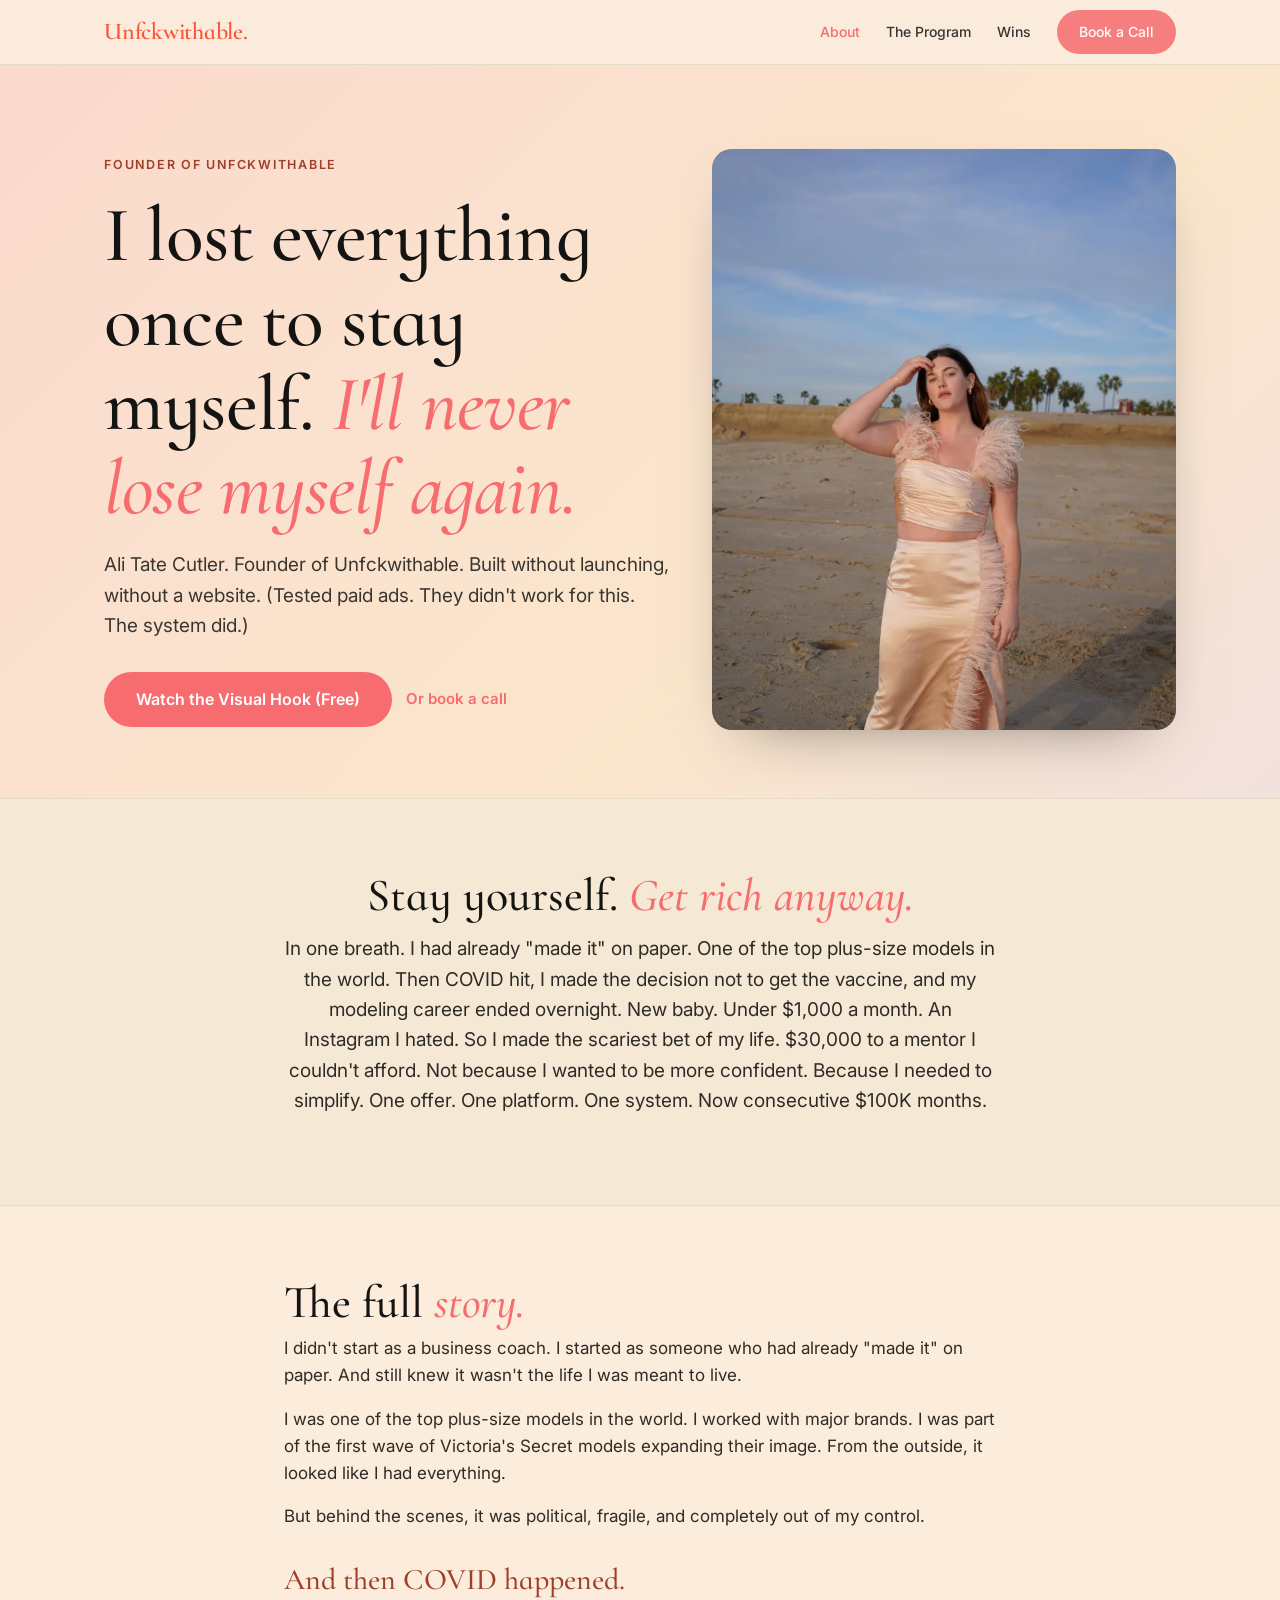
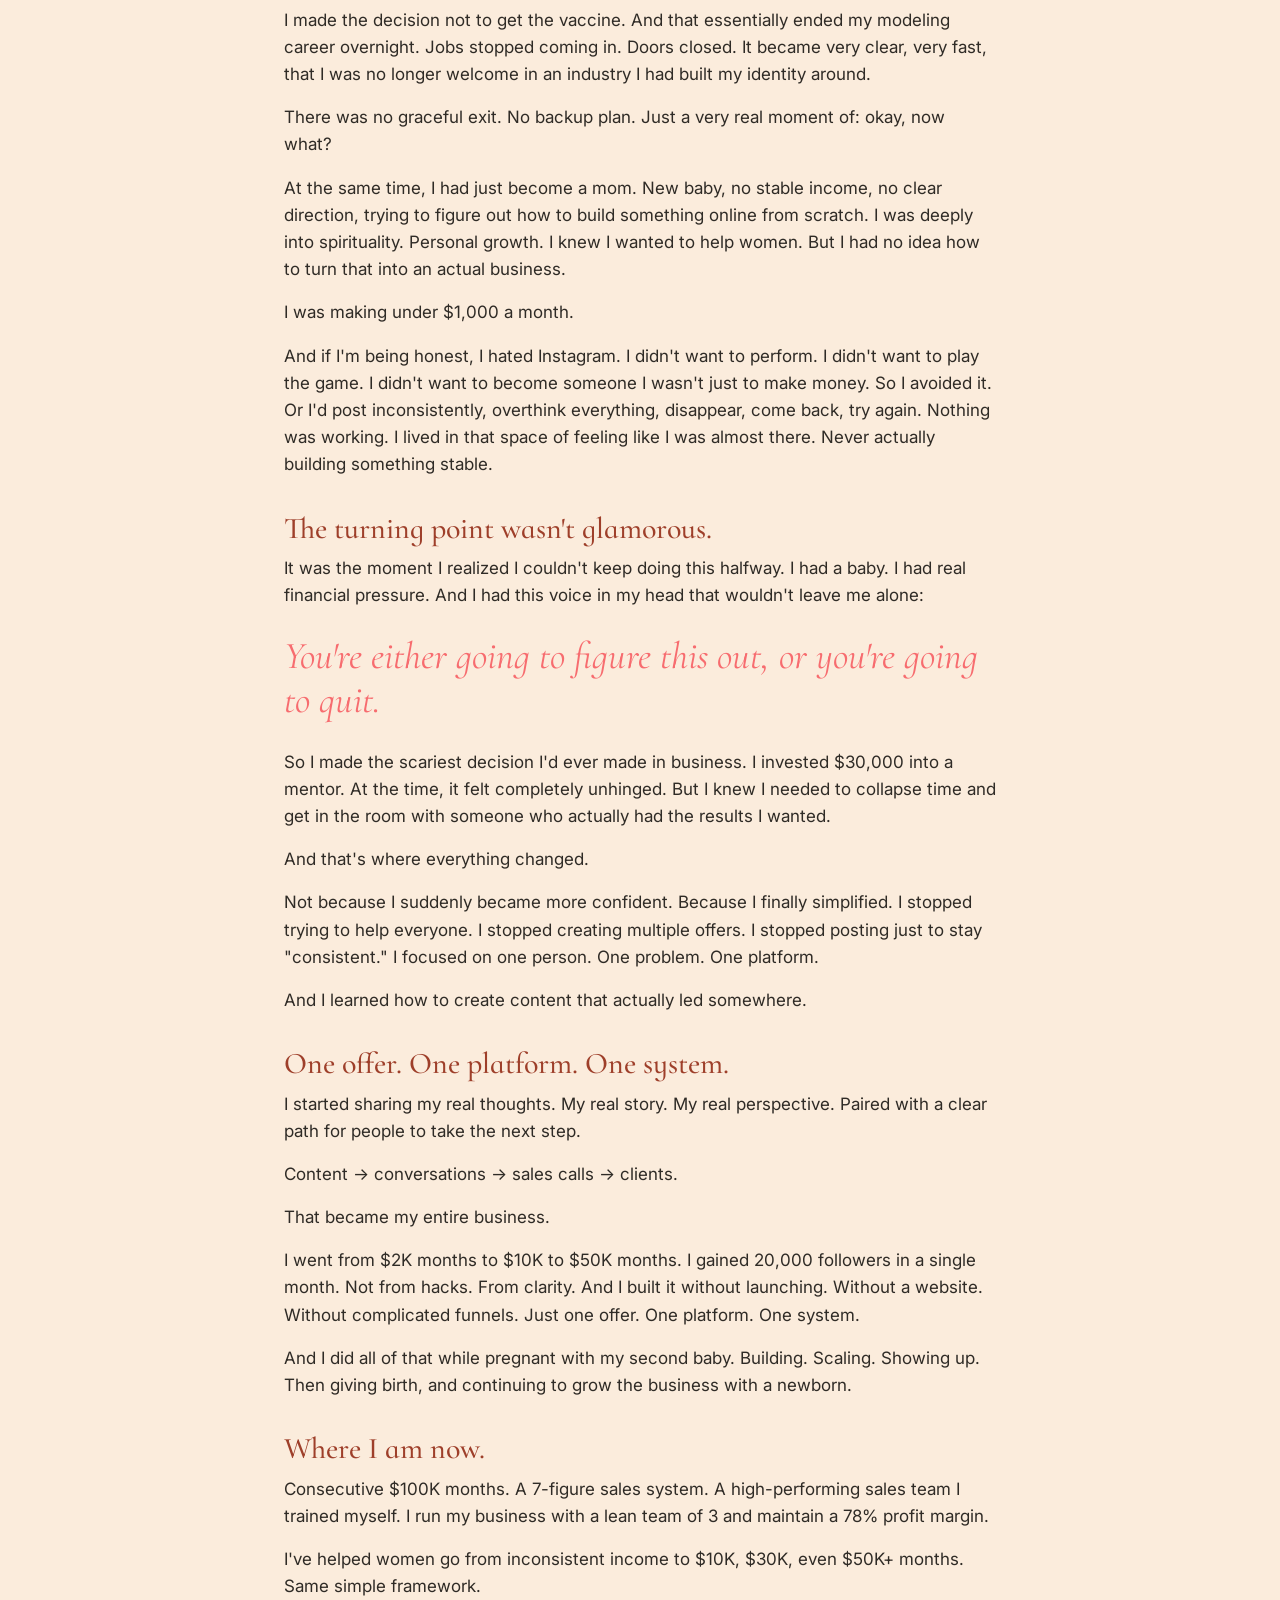
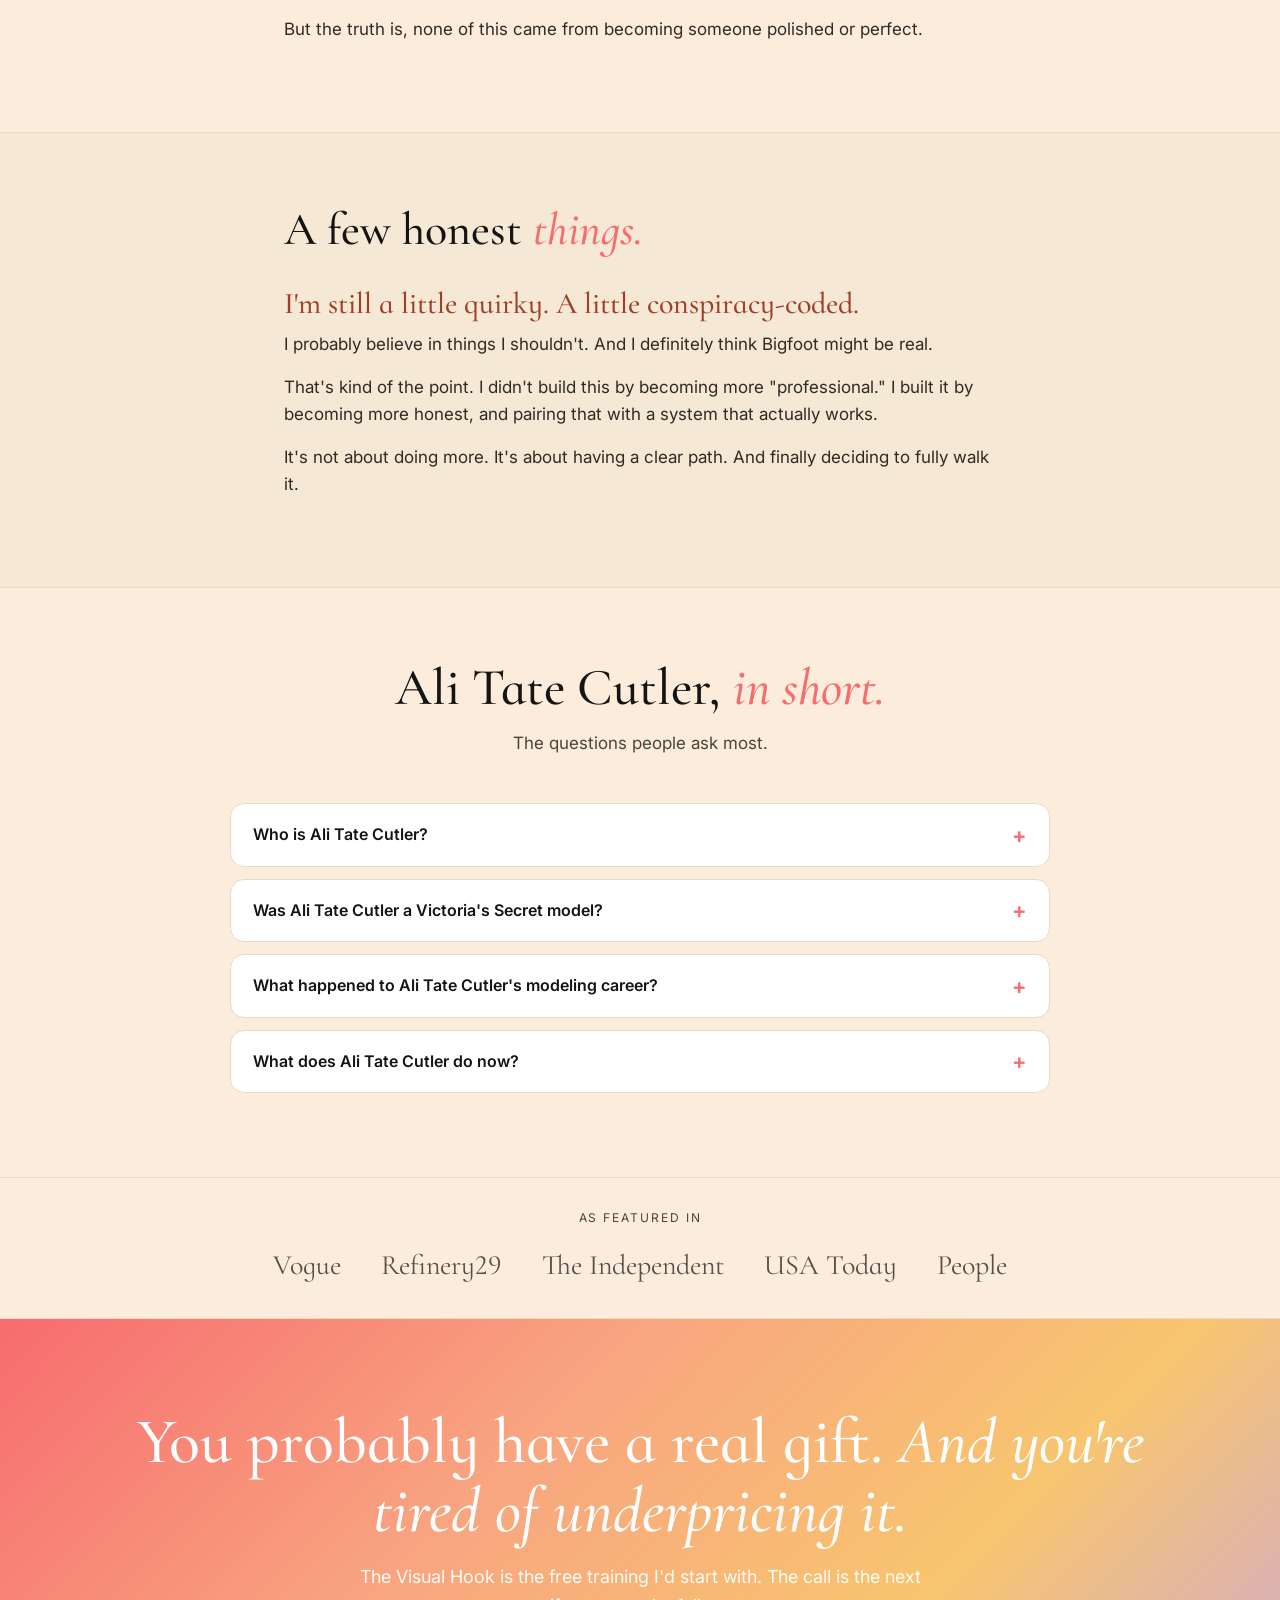
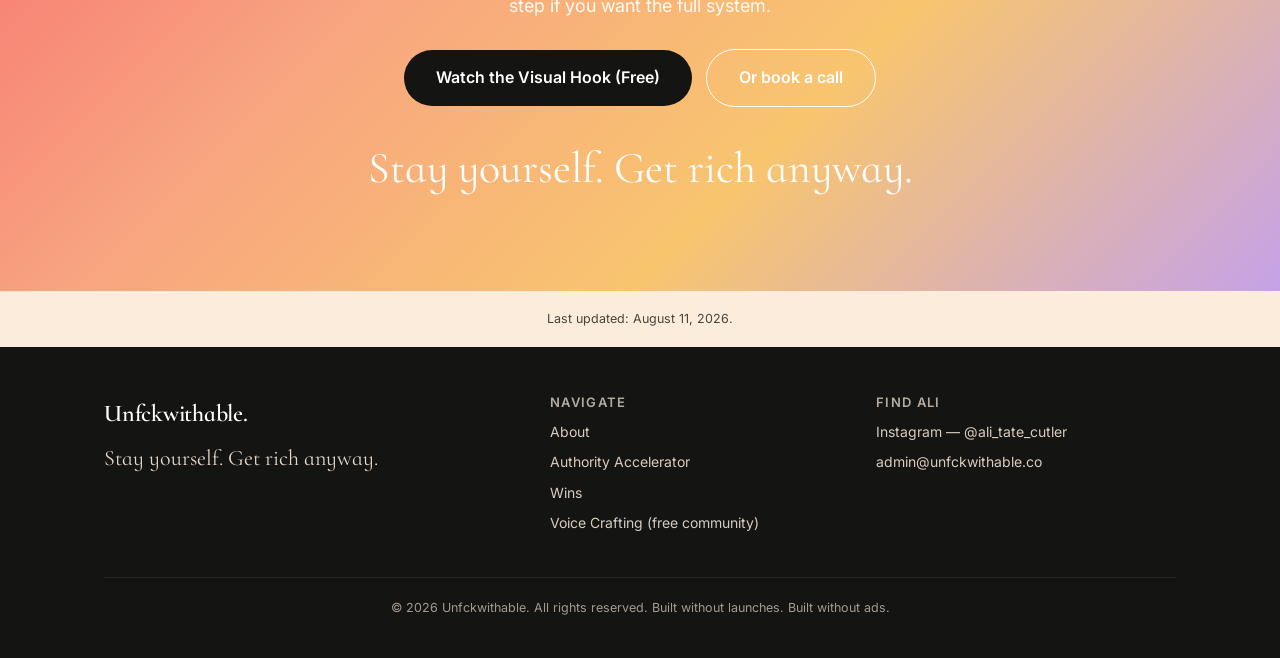
<file: about.html>
<!DOCTYPE html>
<html lang="en">
<head>
<meta charset="utf-8">
<meta name="viewport" content="width=device-width, initial-scale=1">
<title>About Ali Tate Cutler. Instagram Business Coach for Women. | Unfckwithable.</title>
<meta name="description" content="From top plus-size model to single mom under $1K a month to consecutive $100K months. The story of Unfckwithable, by Ali Tate Cutler.">
<link rel="canonical" href="https://unfckwithable.co/about">
<meta name="robots" content="index, follow, max-image-preview:large">
<meta property="og:type" content="profile">
<meta property="og:site_name" content="Unfckwithable.">
<meta property="og:title" content="About Ali Tate Cutler. Instagram Business Coach for Women.">
<meta property="og:description" content="From top plus-size model to single mom under $1K a month to consecutive $100K months. The story of Unfckwithable.">
<meta property="og:url" content="https://unfckwithable.co/about">
<meta property="og:image" content="https://unfckwithable.co/og/about.jpg">
<meta name="twitter:card" content="summary_large_image">
<link rel="preconnect" href="https://fonts.googleapis.com">
<link rel="preconnect" href="https://fonts.gstatic.com" crossorigin>
<link href="https://fonts.googleapis.com/css2?family=Cormorant+Infant:ital,wght@0,400;0,500;0,600;1,400;1,500&family=Inter:wght@400;500;600;700&display=swap" rel="stylesheet">
<link rel="stylesheet" href="/styles.css">
<script type="application/ld+json">
{
  "@context":"https://schema.org",
  "@graph":[
    {"@type":"Organization","@id":"https://unfckwithable.co/#organization","name":"Unfckwithable.","url":"https://unfckwithable.co","sameAs":["https://instagram.com/ali_tate_cutler"]},
    {"@type":"Person","@id":"https://unfckwithable.co/about#ali","name":"Ali Tate Cutler","alternateName":["Ali Tate","Ali Cutler"],"jobTitle":"Instagram Business Coach, Founder of Unfckwithable","worksFor":{"@id":"https://unfckwithable.co/#organization"},"description":"Former top plus-size model turned Instagram business coach. Part of the first wave of Victoria's Secret models expanding their image. Built a 7-figure business to consecutive $100K months without paid ads or launches. Featured in Vogue, Refinery29, The Independent, USA Today, and People.","knowsAbout":["Instagram marketing","content marketing","women entrepreneurship","organic lead generation","personal branding","plus-size modeling"],"sameAs":["https://instagram.com/ali_tate_cutler"]},
    {"@type":"AboutPage","url":"https://unfckwithable.co/about","name":"About Ali Tate Cutler","mainEntity":{"@id":"https://unfckwithable.co/about#ali"},"dateModified":"2026-08-11"},
    {"@type":"FAQPage","mainEntity":[
      {"@type":"Question","name":"Who is Ali Tate Cutler?","acceptedAnswer":{"@type":"Answer","text":"Ali Tate Cutler is a former top plus-size model turned Instagram business coach, and the founder of Unfckwithable. She was part of the first wave of Victoria's Secret models expanding their image, then rebuilt online from under $1,000 a month to consecutive $100K months without paid ads or launches. She has 274,000 women on Instagram and has been featured in Vogue, Refinery29, The Independent, USA Today, and People."}},
      {"@type":"Question","name":"Was Ali Tate Cutler a Victoria's Secret model?","acceptedAnswer":{"@type":"Answer","text":"Yes. Ali Tate Cutler was one of the top plus-size models in the world and part of the first wave of Victoria's Secret models expanding their image. She worked with major brands before moving into business coaching."}},
      {"@type":"Question","name":"What happened to Ali Tate Cutler's modeling career?","acceptedAnswer":{"@type":"Answer","text":"Ali made the decision not to get the COVID vaccine, and her modeling career ended overnight. With a new baby and making under $1,000 a month, she rebuilt online, built a 7-figure business, and now runs Unfckwithable."}},
      {"@type":"Question","name":"What does Ali Tate Cutler do now?","acceptedAnswer":{"@type":"Answer","text":"Ali Tate Cutler is the founder of Unfckwithable, an Instagram-led business school for women. She teaches women to get clients from content without launches or paid ads, and runs the Authority Accelerator coaching program. She now hits consecutive $100K months with a lean team of three."}}
    ]}
  ]
}
</script>
</head>
<body>

<nav class="site">
  <div class="nav-in">
    <a href="/" class="mark">Unfckwithable.</a>
    <button class="navtoggle" aria-label="Menu">&#9776;</button>
    <div class="nav-links">
      <a href="/about" class="here">About</a>
      <a href="/authority-accelerator">The Program</a>
      <a href="/wins">Wins</a>
      <a href="https://api.leadconnectorhq.com/widget/bookings/alexandra-discovery-45min" class="btn nav-cta">Book a Call</a>
    </div>
  </div>
</nav>

<header class="hero">
  <div class="wrap">
    <div class="hero-grid">
      <div>
        <span class="eyebrow">Founder of Unfckwithable</span>
        <h1>I lost everything once to stay myself. <span class="accent">I'll never lose myself again.</span></h1>
        <p class="sub">Ali Tate Cutler. Founder of Unfckwithable. Built without launching, without a website. (Tested paid ads. They didn't work for this. The system did.)</p>
        <div class="hero-cta">
          <a href="https://www.skool.com/voicecrafting-3564/about" class="btn btn-lg">Watch the Visual Hook (Free)</a>
          <a href="https://api.leadconnectorhq.com/widget/bookings/alexandra-discovery-45min" class="textlink">Or book a call</a>
        </div>
      </div>
      <div class="portrait">
        <img src="/ali-about.webp" alt="Ali Tate Cutler in a peach silk feathered set on Venice Beach">
        <div class="ph"><span>Ali Tate Cutler</span></div>
      </div>
    </div>
  </div>
</header>

<section class="bone">
  <div class="narrow prose center">
    <h2>Stay yourself. <span class="accent">Get rich anyway.</span></h2>
    <p class="lead" style="margin-top:14px">In one breath. I had already "made it" on paper. One of the top plus-size models in the world. Then COVID hit, I made the decision not to get the vaccine, and my modeling career ended overnight. New baby. Under $1,000 a month. An Instagram I hated. So I made the scariest bet of my life. $30,000 to a mentor I couldn't afford. Not because I wanted to be more confident. Because I needed to simplify. One offer. One platform. One system. Now consecutive $100K months.</p>
  </div>
</section>

<section>
  <div class="narrow prose">
    <h2>The full <span class="accent">story.</span></h2>
    <p>I didn't start as a business coach. I started as someone who had already "made it" on paper. And still knew it wasn't the life I was meant to live.</p>
    <p>I was one of the top plus-size models in the world. I worked with major brands. I was part of the first wave of Victoria's Secret models expanding their image. From the outside, it looked like I had everything.</p>
    <p>But behind the scenes, it was political, fragile, and completely out of my control.</p>

    <h3>And then COVID happened.</h3>
    <p>I made the decision not to get the vaccine. And that essentially ended my modeling career overnight. Jobs stopped coming in. Doors closed. It became very clear, very fast, that I was no longer welcome in an industry I had built my identity around.</p>
    <p>There was no graceful exit. No backup plan. Just a very real moment of: okay, now what?</p>
    <p>At the same time, I had just become a mom. New baby, no stable income, no clear direction, trying to figure out how to build something online from scratch. I was deeply into spirituality. Personal growth. I knew I wanted to help women. But I had no idea how to turn that into an actual business.</p>
    <p>I was making under $1,000 a month.</p>
    <p>And if I'm being honest, I hated Instagram. I didn't want to perform. I didn't want to play the game. I didn't want to become someone I wasn't just to make money. So I avoided it. Or I'd post inconsistently, overthink everything, disappear, come back, try again. Nothing was working. I lived in that space of feeling like I was almost there. Never actually building something stable.</p>

    <h3>The turning point wasn't glamorous.</h3>
    <p>It was the moment I realized I couldn't keep doing this halfway. I had a baby. I had real financial pressure. And I had this voice in my head that wouldn't leave me alone:</p>
    <p class="pull">You're either going to figure this out, or you're going to quit.</p>
    <p>So I made the scariest decision I'd ever made in business. I invested $30,000 into a mentor. At the time, it felt completely unhinged. But I knew I needed to collapse time and get in the room with someone who actually had the results I wanted.</p>
    <p>And that's where everything changed.</p>
    <p>Not because I suddenly became more confident. Because I finally simplified. I stopped trying to help everyone. I stopped creating multiple offers. I stopped posting just to stay "consistent." I focused on one person. One problem. One platform.</p>
    <p>And I learned how to create content that actually led somewhere.</p>

    <h3>One offer. One platform. One system.</h3>
    <p>I started sharing my real thoughts. My real story. My real perspective. Paired with a clear path for people to take the next step.</p>
    <p>Content &rarr; conversations &rarr; sales calls &rarr; clients.</p>
    <p>That became my entire business.</p>
    <p>I went from $2K months to $10K to $50K months. I gained 20,000 followers in a single month. Not from hacks. From clarity. And I built it without launching. Without a website. Without complicated funnels. Just one offer. One platform. One system.</p>
    <p>And I did all of that while pregnant with my second baby. Building. Scaling. Showing up. Then giving birth, and continuing to grow the business with a newborn.</p>

    <h3>Where I am now.</h3>
    <p>Consecutive $100K months. A 7-figure sales system. A high-performing sales team I trained myself. I run my business with a lean team of 3 and maintain a 78% profit margin.</p>
    <p>I've helped women go from inconsistent income to $10K, $30K, even $50K+ months. Same simple framework.</p>
    <p>But the truth is, none of this came from becoming someone polished or perfect.</p>
  </div>
</section>

<section class="bone">
  <div class="narrow prose">
    <h2>A few honest <span class="accent">things.</span></h2>
    <h3>I'm still a little quirky. A little conspiracy-coded.</h3>
    <p>I probably believe in things I shouldn't. And I definitely think Bigfoot might be real.</p>
    <p>That's kind of the point. I didn't build this by becoming more "professional." I built it by becoming more honest, and pairing that with a system that actually works.</p>
    <p>It's not about doing more. It's about having a clear path. And finally deciding to fully walk it.</p>
  </div>
</section>

<section>
  <div class="wrap">
    <div class="sec-head"><h2>Ali Tate Cutler, <span class="accent">in short.</span></h2><p>The questions people ask most.</p></div>
    <div class="faq">
      <details><summary>Who is Ali Tate Cutler?</summary><div class="fa">Ali Tate Cutler is a former top plus-size model turned Instagram business coach, and the founder of Unfckwithable. She was part of the first wave of Victoria's Secret models expanding their image, then rebuilt online from under $1,000 a month to consecutive $100K months without paid ads or launches. She has 274,000 women on Instagram and has been featured in Vogue, Refinery29, The Independent, USA Today, and People.</div></details>
      <details><summary>Was Ali Tate Cutler a Victoria's Secret model?</summary><div class="fa">Yes. Ali was one of the top plus-size models in the world and part of the first wave of Victoria's Secret models expanding their image. She worked with major brands before moving into business coaching.</div></details>
      <details><summary>What happened to Ali Tate Cutler's modeling career?</summary><div class="fa">Ali made the decision not to get the COVID vaccine, and her modeling career ended overnight. With a new baby and making under $1,000 a month, she rebuilt online, built a 7-figure business, and now runs Unfckwithable.</div></details>
      <details><summary>What does Ali Tate Cutler do now?</summary><div class="fa">She is the founder of Unfckwithable, an Instagram-led business school for women. She teaches women to get clients from content without launches or paid ads, and runs the Authority Accelerator coaching program. She now hits consecutive $100K months with a lean team of three.</div></details>
    </div>
  </div>
</section>

<div class="press">
  <div class="wrap">
    <div class="label">As featured in</div>
    <div class="press-logos"><span>Vogue</span><span>Refinery29</span><span>The Independent</span><span>USA Today</span><span>People</span></div>
  </div>
</div>

<div class="final">
  <div class="wrap">
    <h2>You probably have a real gift. <span style="font-style:italic">And you're tired of underpricing it.</span></h2>
    <p>The Visual Hook is the free training I'd start with. The call is the next step if you want the full system.</p>
    <div class="hero-cta">
      <a href="https://www.skool.com/voicecrafting-3564/about" class="btn btn-lg btn-dark">Watch the Visual Hook (Free)</a>
      <a href="https://api.leadconnectorhq.com/widget/bookings/alexandra-discovery-45min" class="btn btn-lg btn-ghost">Or book a call</a>
    </div>
    <div class="tagline">Stay yourself. Get rich anyway.</div>
  </div>
</div>

<div class="updated">Last updated: August 11, 2026.</div>

<footer class="site">
  <div class="wrap">
    <div class="fgrid">
      <div><div class="mark">Unfckwithable.</div><div class="ftag">Stay yourself. Get rich anyway.</div></div>
      <div><h4>Navigate</h4><a href="/about">About</a><a href="/authority-accelerator">Authority Accelerator</a><a href="/wins">Wins</a><a href="https://www.skool.com/voicecrafting-3564/about">Voice Crafting (free community)</a></div>
      <div><h4>Find Ali</h4><a href="https://instagram.com/ali_tate_cutler">Instagram &mdash; @ali_tate_cutler</a><a href="mailto:admin@unfckwithable.co">admin@unfckwithable.co</a></div>
    </div>
    <div class="fbar">&copy; 2026 Unfckwithable. All rights reserved. Built without launches. Built without ads.</div>
  </div>
</footer>

<script src="/script.js"></script>
</body>
</html>
</file>
<file: styles.css>
/* ============================================================
   Unfckwithable. — shared site styles
   Palette v2 (gradient sunset). Cormorant Infant + Inter.
   ============================================================ */
:root{
  --coral:#F76C6F; --peach:#F8A580; --sunset:#F8C56F; --lavender:#C5A2E8;
  --plum:#7E4F7B; --cream:#FBECDC; --ink:#141413; --terracotta:#9E3F2A;
  --bone:#F5E8D4; --edge:#E5DCC8; --poppy:#FA5537;
  --grad:linear-gradient(135deg,#F76C6F 0%,#F8A580 35%,#F8C56F 65%,#C5A2E8 100%);
  --muted:#4a443d;
}
*{box-sizing:border-box;margin:0;padding:0}
html{scroll-behavior:smooth}
body{font-family:'Inter',system-ui,-apple-system,sans-serif;background:var(--cream);color:var(--ink);line-height:1.6;-webkit-font-smoothing:antialiased}
h1,h2,h3,h4,.serif{font-family:'Cormorant Infant',Georgia,serif;font-weight:500;line-height:1.08}
a{color:inherit}
img{max-width:100%;display:block}
.wrap{max-width:1120px;margin:0 auto;padding:0 24px}
.narrow{max-width:760px;margin:0 auto;padding:0 24px}
.accent{font-style:italic;color:var(--coral)}
.center{text-align:center}

/* NAV */
nav.site{position:sticky;top:0;z-index:50;background:rgba(251,236,220,.9);backdrop-filter:blur(10px);border-bottom:1px solid var(--edge)}
.nav-in{display:flex;align-items:center;justify-content:space-between;height:64px;max-width:1120px;margin:0 auto;padding:0 24px}
.mark{font-family:'Cormorant Infant',serif;font-size:24px;font-weight:600;color:var(--poppy);letter-spacing:-.01em;text-decoration:none}
.nav-links{display:flex;gap:26px;align-items:center}
.nav-links a{font-size:14px;font-weight:500;text-decoration:none;opacity:.85}
.nav-links a:hover{opacity:1;color:var(--coral)}
.nav-links a.here{color:var(--coral);opacity:1}
.btn{display:inline-block;background:var(--coral);color:#fff;font-weight:600;font-size:14px;padding:11px 22px;border-radius:999px;text-decoration:none;transition:background .2s,transform .2s;cursor:pointer;border:0}
.btn:hover{background:var(--plum);transform:translateY(-1px)}
.btn-lg{font-size:16px;padding:15px 32px}
.btn-ghost{background:transparent;color:var(--ink);border:1.5px solid var(--ink)}
.btn-ghost:hover{background:var(--ink);color:var(--cream)}
.btn-dark{background:var(--ink);color:#fff}
.btn-dark:hover{background:#000}
.nav-cta{display:none}
@media(min-width:760px){.nav-cta{display:inline-block}}
.navtoggle{display:none}

/* HERO */
.hero{position:relative;overflow:hidden;padding:84px 0 68px}
.hero::before{content:"";position:absolute;inset:0;background:var(--grad);opacity:.15;z-index:0}
.hero .wrap{position:relative;z-index:1}
.hero.center-hero{text-align:center}
.hero-grid{display:grid;grid-template-columns:1fr;gap:40px;align-items:center}
@media(min-width:900px){.hero-grid{grid-template-columns:1.1fr .9fr}}
.eyebrow{display:inline-block;font-size:12.5px;font-weight:600;letter-spacing:.14em;text-transform:uppercase;color:var(--terracotta);margin-bottom:18px}
h1{font-size:clamp(42px,6.4vw,78px);letter-spacing:-.01em}
.hero p.sub{max-width:640px;margin:20px 0 0;font-size:19px;color:#3a352f}
.center-hero p.sub{margin-left:auto;margin-right:auto}
.hero-cta{margin-top:30px;display:flex;gap:14px;flex-wrap:wrap;align-items:center}
.center-hero .hero-cta{justify-content:center}
.hero-note{margin-top:16px;font-size:14px;color:var(--muted)}
.center-hero .hero-note{max-width:520px;margin-left:auto;margin-right:auto}
.textlink{font-size:15px;font-weight:600;color:var(--coral);text-decoration:none}
.textlink:hover{color:var(--plum)}

/* PORTRAIT (with graceful gradient fallback) */
.portrait{position:relative;border-radius:20px;overflow:hidden;background:var(--grad);aspect-ratio:4/5;box-shadow:0 24px 60px -34px rgba(20,20,19,.55)}
.portrait img{width:100%;height:100%;object-fit:cover;object-position:center 22%}
.portrait.noimg img{display:none}
.portrait .ph{position:absolute;inset:0;display:none;align-items:flex-end;padding:22px;color:#fff;font-family:'Cormorant Infant',serif;font-size:22px;text-shadow:0 2px 14px rgba(0,0,0,.25)}
.portrait.noimg .ph{display:flex}

/* PROOF BAR */
.proof{background:var(--ink);color:var(--cream);padding:34px 0}
.proof h2{color:#fff;text-align:center;font-size:clamp(26px,3.4vw,40px);margin-bottom:24px;font-weight:500}
.proof-grid{display:grid;grid-template-columns:repeat(2,1fr);gap:26px 16px;text-align:center}
@media(min-width:760px){.proof-grid{grid-template-columns:repeat(4,1fr)}}
.proof .n{font-family:'Cormorant Infant',serif;font-size:clamp(36px,5vw,52px);color:var(--sunset);line-height:1}
.proof .l{font-size:13px;opacity:.82;margin-top:8px}

/* SECTION */
section{padding:72px 0}
.sec-head{text-align:center;max-width:740px;margin:0 auto 46px}
.sec-head h2{font-size:clamp(32px,4.4vw,52px)}
.sec-head p{margin-top:14px;font-size:17px;color:var(--muted)}
.bone{background:var(--bone);border-top:1px solid var(--edge);border-bottom:1px solid var(--edge)}
.eyebrow-c{display:block;text-align:center;font-size:12.5px;font-weight:600;letter-spacing:.14em;text-transform:uppercase;color:var(--terracotta);margin-bottom:14px}

/* PRESS BAR */
.press{padding:30px 0;border-top:1px solid var(--edge);border-bottom:1px solid var(--edge);background:var(--cream)}
.press .label{text-align:center;font-size:12px;letter-spacing:.16em;text-transform:uppercase;color:var(--muted);margin-bottom:16px}
.press-logos{display:flex;flex-wrap:wrap;gap:14px 40px;justify-content:center;align-items:center}
.press-logos span{font-family:'Cormorant Infant',serif;font-size:clamp(20px,2.4vw,28px);color:var(--ink);opacity:.72}

/* PILLARS */
.pillars{display:grid;grid-template-columns:1fr;gap:22px}
@media(min-width:680px){.pillars{grid-template-columns:repeat(2,1fr)}}
.pillar{background:#fff;border-radius:18px;padding:28px 26px;box-shadow:0 1px 0 var(--edge),0 20px 44px -30px rgba(20,20,19,.4)}
.pillar .pnum{font-family:'Cormorant Infant',serif;font-size:22px;color:var(--coral);font-weight:600}
.pillar h3{font-size:26px;margin:4px 0 8px}
.pillar .plead{font-size:15px;color:var(--muted);margin-bottom:14px}
.pillar ul{list-style:none;display:flex;flex-direction:column;gap:9px}
.pillar li{position:relative;padding-left:22px;font-size:14.5px}
.pillar li::before{content:"";position:absolute;left:0;top:9px;width:8px;height:8px;border-radius:50%;background:var(--grad)}
.pillar .outcome{margin-top:14px;padding-top:14px;border-top:1px solid var(--edge);font-size:14px;font-style:italic;color:var(--ink)}

/* READS / methodology cards */
.reads{display:grid;grid-template-columns:1fr;gap:22px}
@media(min-width:760px){.reads{grid-template-columns:repeat(3,1fr)}}
.read{display:block;background:#fff;border-radius:16px;overflow:hidden;text-decoration:none;box-shadow:0 1px 0 var(--edge),0 18px 40px -30px rgba(20,20,19,.4);transition:transform .2s}
.read:hover{transform:translateY(-4px)}
.read .rimg{position:relative;aspect-ratio:1/1;background:var(--grad);overflow:hidden}
.read .rimg img{width:100%;height:100%;object-fit:cover}
.read .rimg.noimg img{display:none}
.read .rplay{position:absolute;left:50%;top:50%;transform:translate(-50%,-50%);width:54px;height:54px;border-radius:50%;background:rgba(255,255,255,.92);display:flex;align-items:center;justify-content:center;box-shadow:0 8px 22px -6px rgba(20,20,19,.5)}
.read .rplay::after{content:"";width:0;height:0;border-left:16px solid var(--coral);border-top:10px solid transparent;border-bottom:10px solid transparent;margin-left:4px}
.read .rbody{padding:18px 20px 22px;font-size:15.5px;font-weight:500}

/* WINS grid (homepage 3-up cards) */
.wins3{display:grid;grid-template-columns:1fr;gap:24px}
@media(min-width:820px){.wins3{grid-template-columns:repeat(3,1fr)}}
.wincard{background:#fff;border-radius:18px;overflow:hidden;box-shadow:0 1px 0 var(--edge),0 18px 40px -28px rgba(20,20,19,.4);display:flex;flex-direction:column}
.wincard .media{position:relative;width:100%;aspect-ratio:16/9;background:var(--grad);overflow:hidden;cursor:pointer;border:0;padding:0;display:block}
.wincard .media img{position:absolute;inset:0;width:100%;height:100%;object-fit:cover;object-position:center;display:block}
.wincard .body{padding:20px 22px 24px}
.wincard .who{font-size:12.5px;font-weight:600;letter-spacing:.06em;text-transform:uppercase;color:var(--terracotta)}
.wincard h3{font-size:24px;margin:6px 0 12px}
.wincard .ba{display:flex;gap:10px;font-size:13px;margin-bottom:12px}
.wincard .ba div{flex:1;background:var(--bone);border-radius:10px;padding:9px 11px}
.wincard .ba .k{display:block;font-weight:700;color:var(--muted);font-size:11px;letter-spacing:.04em;text-transform:uppercase;margin-bottom:3px}
.wincard .quote{font-size:14.5px;font-style:italic;color:var(--ink)}

/* MASONRY (wins page) */
.masonry{column-count:1;column-gap:30px}
@media(min-width:640px){.masonry{column-count:2}}
@media(min-width:980px){.masonry{column-count:3}}
.vcard{break-inside:avoid;-webkit-column-break-inside:avoid;page-break-inside:avoid;display:inline-block;width:100%;margin:0 0 30px;background:#fff;border-radius:18px;overflow:hidden;box-shadow:0 1px 0 var(--edge),0 18px 40px -28px rgba(20,20,19,.4)}
.vcard .media{position:relative;width:100%;aspect-ratio:16/9;background:var(--grad);overflow:hidden;cursor:pointer;border:0;padding:0;display:block}
.vcard .media img{position:absolute;inset:0;width:100%;height:100%;object-fit:cover;object-position:center;display:block}
/* play button + duration + lightbox (shared) */
.vplay{position:absolute;left:50%;top:50%;transform:translate(-50%,-50%);width:60px;height:60px;border-radius:50%;background:rgba(255,255,255,.92);display:flex;align-items:center;justify-content:center;box-shadow:0 8px 24px -6px rgba(20,20,19,.55);transition:transform .2s,background .2s;z-index:2}
.media:hover .vplay{transform:translate(-50%,-50%) scale(1.08);background:#fff}
.vplay::after{content:"";width:0;height:0;border-left:18px solid var(--coral);border-top:11px solid transparent;border-bottom:11px solid transparent;margin-left:5px}
.vdur{position:absolute;right:12px;bottom:12px;background:rgba(20,20,19,.78);color:#fff;font-size:12px;font-weight:600;padding:4px 9px;border-radius:6px;z-index:2}
.lb{position:fixed;inset:0;z-index:100;background:rgba(20,20,19,.88);display:none;align-items:center;justify-content:center;padding:20px;backdrop-filter:blur(4px)}
.lb.open{display:flex}
.lb-inner{position:relative;width:100%;max-width:min(92vw,900px)}
.lb-inner.portrait{max-width:min(92vw,460px)}
.lb-frame{position:relative;width:100%;padding-top:56.25%;background:#000;border-radius:12px;overflow:hidden}
.lb-frame.portrait{padding-top:177.78%}
.lb-frame iframe{position:absolute;inset:0;width:100%;height:100%;border:0}
.lb-close{position:absolute;top:-46px;right:0;background:none;border:0;color:#fff;font-size:32px;cursor:pointer;line-height:1}
.ribbon{position:absolute;left:14px;top:14px;background:var(--plum);color:#fff;font-size:11px;font-weight:700;letter-spacing:.08em;text-transform:uppercase;padding:5px 10px;border-radius:6px;z-index:2}
.vcard .body{padding:20px 22px 24px}
.vcard .name{font-family:'Cormorant Infant',serif;font-size:27px;font-weight:600;line-height:1}
.vcard .niche{font-size:12.5px;font-weight:600;letter-spacing:.08em;text-transform:uppercase;color:var(--terracotta);margin:7px 0 12px}
.vcard .result{font-size:16.5px;font-weight:600}

/* STORY prose (about) */
.prose h2{font-size:clamp(30px,4vw,46px);margin:0 0 8px}
.prose h3{font-size:clamp(23px,2.8vw,30px);margin:34px 0 10px;color:var(--terracotta)}
.prose p{font-size:17px;color:#2f2b26;margin:0 0 16px}
.prose .pull{font-family:'Cormorant Infant',serif;font-size:clamp(26px,3.6vw,38px);color:var(--coral);font-style:italic;margin:26px 0;line-height:1.15}
.prose .lead{font-size:19px}

/* FAQ */
.faq{max-width:820px;margin:0 auto}
.faq details{background:#fff;border:1px solid var(--edge);border-radius:14px;margin-bottom:12px;overflow:hidden}
.faq summary{cursor:pointer;list-style:none;padding:18px 22px;font-weight:600;font-size:16px;display:flex;justify-content:space-between;gap:12px;align-items:center}
.faq summary::-webkit-details-marker{display:none}
.faq summary::after{content:"+";color:var(--coral);font-size:22px;line-height:1}
.faq details[open] summary::after{content:"\2013"}
.faq .fa{padding:0 22px 20px;font-size:15px;color:var(--muted)}

/* inline case-study "read full" accordion (wins) */
.rdetails{margin-top:14px;border-top:1px solid var(--edge);padding-top:12px}
.rdetails summary{cursor:pointer;font-size:13.5px;font-weight:600;color:var(--coral);list-style:none;display:flex;align-items:center;justify-content:space-between}
.rdetails summary::-webkit-details-marker{display:none}
.rdetails summary::after{content:"+";font-size:16px}
.rdetails[open] summary::after{content:"\2013"}
.rdetails .db{margin-top:12px;font-size:14px;color:var(--muted)}
.rdetails .db b{color:var(--ink)}
.rdetails .db p{margin-bottom:9px}

/* FINAL CTA */
.final{position:relative;overflow:hidden;color:#fff;text-align:center;padding:88px 0}
.final::before{content:"";position:absolute;inset:0;background:var(--grad);z-index:0}
.final .wrap{position:relative;z-index:1}
.final h2{font-size:clamp(38px,5.4vw,64px);color:#fff}
.final p{max-width:600px;margin:18px auto 0;font-size:18px;color:rgba(255,255,255,.94)}
.final .hero-cta{justify-content:center;margin-top:28px}
.final .btn-ghost{color:#fff;border-color:#fff}
.final .btn-ghost:hover{background:#fff;color:var(--ink)}
.tagline{font-family:'Cormorant Infant',serif;font-size:clamp(28px,4vw,44px);color:#fff;margin-top:26px}

/* FOOTER */
footer.site{background:var(--ink);color:var(--cream);padding:48px 0 40px}
footer.site .fgrid{display:grid;grid-template-columns:1fr;gap:26px;text-align:center}
@media(min-width:760px){footer.site .fgrid{grid-template-columns:1.4fr 1fr 1fr;text-align:left}}
footer.site .mark{color:#fff}
footer.site .ftag{font-family:'Cormorant Infant',serif;font-size:22px;margin-top:8px;opacity:.9}
footer.site h4{font-size:13px;letter-spacing:.1em;text-transform:uppercase;opacity:.7;margin-bottom:12px;font-family:'Inter',sans-serif;font-weight:600}
footer.site a{display:block;color:var(--cream);text-decoration:none;opacity:.85;font-size:14px;margin-bottom:8px}
footer.site a:hover{opacity:1;color:var(--sunset)}
footer.site .fbar{border-top:1px solid rgba(255,255,255,.14);margin-top:34px;padding-top:20px;text-align:center;font-size:12.5px;opacity:.62}
.updated{text-align:center;font-size:12.5px;color:var(--muted);padding:18px 0}

/* LIGHTBOX */
.lb{position:fixed;inset:0;z-index:100;background:rgba(20,20,19,.86);display:none;align-items:center;justify-content:center;padding:20px;backdrop-filter:blur(4px)}
.lb.open{display:flex}
.lb-inner{position:relative;width:100%;max-width:min(92vw,520px)}
.lb-frame{position:relative;width:100%;padding-top:177.78%;background:#000;border-radius:12px;overflow:hidden}
.lb-frame.land{padding-top:56.25%}
.lb-frame iframe{position:absolute;inset:0;width:100%;height:100%;border:0}
.lb-close{position:absolute;top:-46px;right:0;background:none;border:0;color:#fff;font-size:30px;cursor:pointer;line-height:1}

/* mobile nav */
@media(max-width:759px){
  .navtoggle{display:block;background:none;border:0;font-size:22px;cursor:pointer;color:var(--ink)}
  .nav-links{position:absolute;top:64px;left:0;right:0;background:var(--cream);border-bottom:1px solid var(--edge);flex-direction:column;gap:0;padding:8px 0;display:none}
  .nav-links.open{display:flex}
  .nav-links a{padding:12px 24px;width:100%}
  .nav-cta{display:inline-block;margin:10px 24px}
}
</file>
